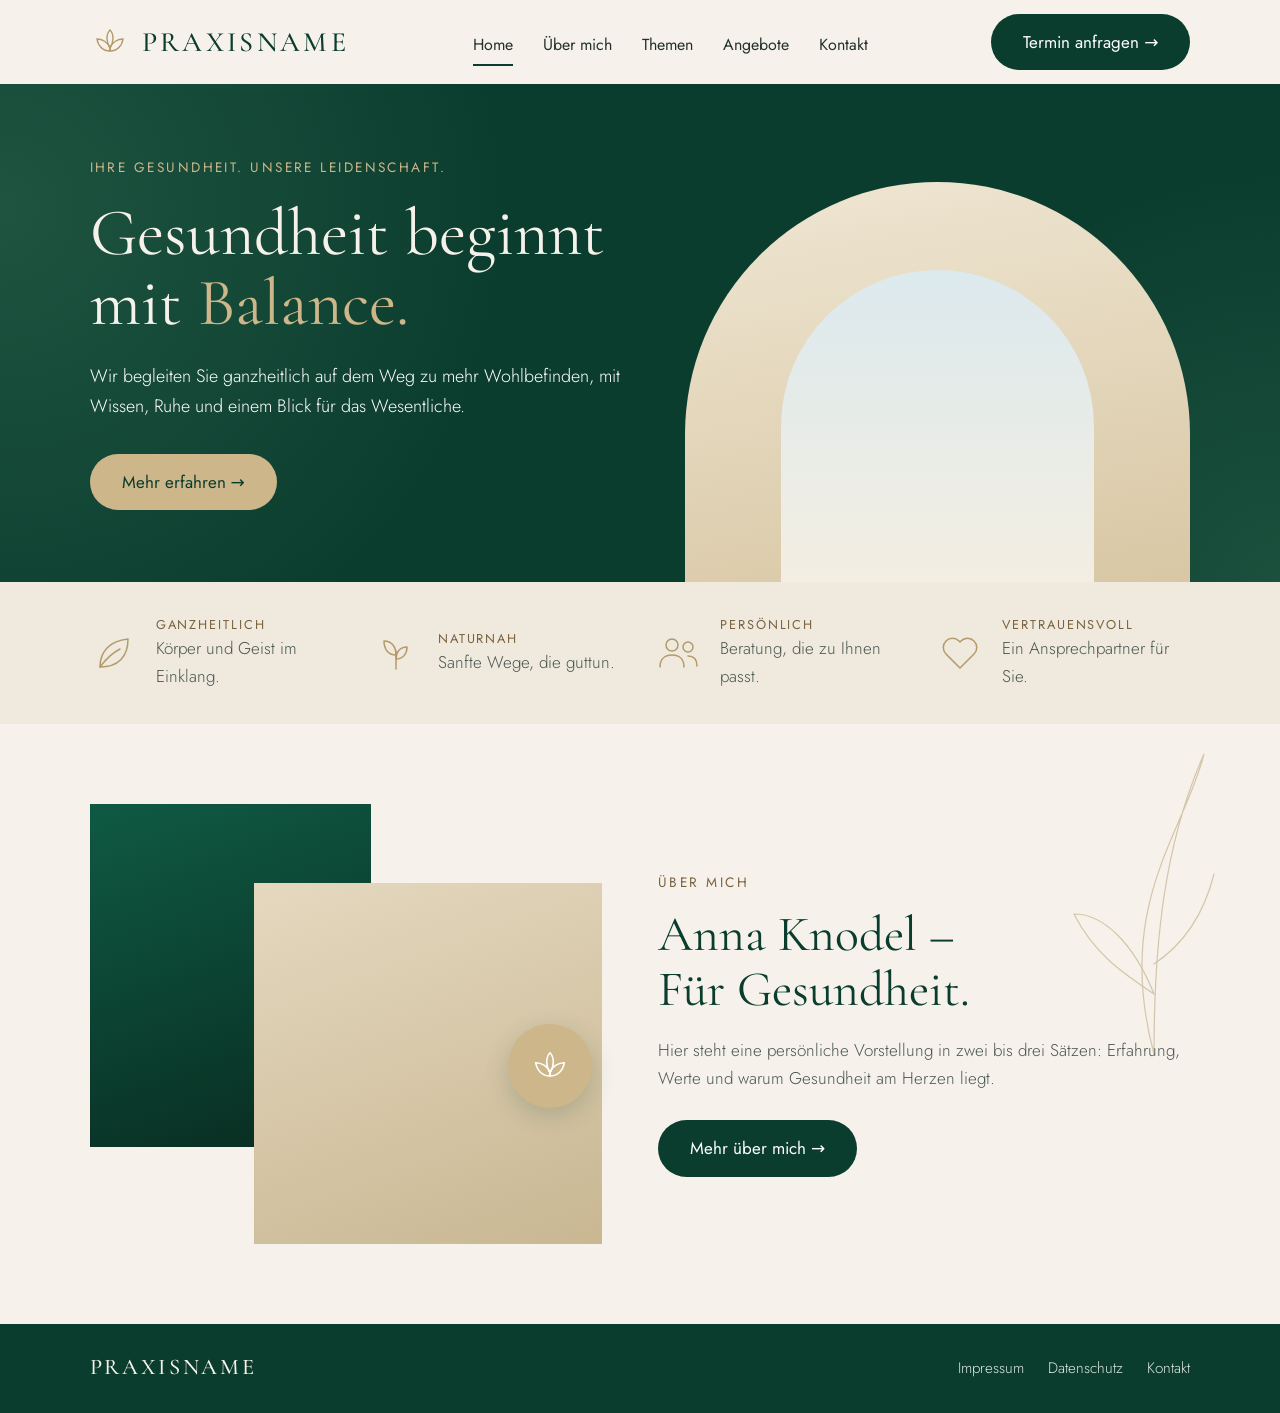
<file: index.html>
<!DOCTYPE html>
<html lang="de">
<head>
  <meta charset="utf-8">
  <meta name="viewport" content="width=device-width, initial-scale=1">
  <title>Praxisname | Gesundheit &amp; Wohlbefinden</title>
  <meta name="description" content="Ganzheitliche Gesundheitsberatung mit Ruhe, Wissen und persönlichem Blick.">
  <link rel="preconnect" href="https://fonts.googleapis.com">
  <link rel="preconnect" href="https://fonts.gstatic.com" crossorigin>
  <link href="https://fonts.googleapis.com/css2?family=Cormorant+Garamond:wght@400;500;600&family=Jost:wght@300;400;500&display=swap" rel="stylesheet">
  <link rel="stylesheet" href="style.css">
  <meta name="color-scheme" content="only light">
</head>
<body>

<header class="site-header">
  <a class="logo" href="#top" aria-label="Praxisname, zur Startseite">
    <svg viewBox="0 0 40 40" width="40" height="40" aria-hidden="true"><use href="#lotus"/></svg>
    <span>Praxisname</span>
  </a>
  <nav class="main-nav" aria-label="Hauptmenü">
    <a href="#top" aria-current="page">Home</a>
    <a href="about-me.html">Über mich</a>
    <a href="themen.html">Themen</a>
    <a href="#angebote">Angebote</a>
    <a href="#kontakt">Kontakt</a>
  </nav>
  <a class="btn btn-dark" href="#kontakt">Termin anfragen →</a>
</header>

<main id="top">

  <section class="hero">
    <div class="hero-text">
      <p class="eyebrow">Ihre Gesundheit. Unsere Leidenschaft.</p>
      <h1>Gesundheit beginnt<br>mit <span>Balance.</span></h1>
      <p class="lead">Wir begleiten Sie ganzheitlich auf dem Weg zu mehr Wohlbefinden, mit Wissen, Ruhe und einem Blick für das Wesentliche.</p>
      <a class="btn btn-gold" href="#ueber-mich">Mehr erfahren →</a>
    </div>
    <!-- Bild ersetzen: im CSS bei .arch-inner ein background-image eintragen -->
    <div class="arch" role="img" aria-label="Ruhiger Raum mit Blick in die Natur">
      <div class="arch-inner"></div>
    </div>
  </section>

  <section class="values" aria-label="Unsere Werte">
    <div class="value">
      <svg viewBox="0 0 48 48" aria-hidden="true"><path d="M10 38c0-16 10-26 28-28 0 18-10 28-28 28z"/><path d="M10 38c6-8 12-14 20-18"/></svg>
      <div><h2>Ganzheitlich</h2><p>Körper und Geist im Einklang.</p></div>
    </div>
    <div class="value">
      <svg viewBox="0 0 48 48" aria-hidden="true"><path d="M24 40V22"/><path d="M24 26c-8 0-12-6-12-14 8 0 12 6 12 14z"/><path d="M24 30c7 0 11-5 11-12-7 0-11 5-11 12z"/></svg>
      <div><h2>Naturnah</h2><p>Sanfte Wege, die guttun.</p></div>
    </div>
    <div class="value">
      <svg viewBox="0 0 48 48" aria-hidden="true"><circle cx="18" cy="16" r="6"/><path d="M6 38c0-8 5-12 12-12s12 4 12 12"/><circle cx="34" cy="18" r="5"/><path d="M34 27c6 0 9 4 9 10"/></svg>
      <div><h2>Persönlich</h2><p>Beratung, die zu Ihnen passt.</p></div>
    </div>
    <div class="value">
      <svg viewBox="0 0 48 48" aria-hidden="true"><path d="M38 12a9 9 0 0 0-13 0l-1 1-1-1a9 9 0 0 0-13 13l14 14 14-14a9 9 0 0 0 0-13z"/></svg>
      <div><h2>Vertrauensvoll</h2><p>Ein Ansprechpartner für Sie.</p></div>
    </div>
  </section>

  <section class="about" id="ueber-mich">
    <div class="collage">
      <!-- Bilder ersetzen: im CSS bei .collage-a und .collage-b ein background-image eintragen -->
      <div class="collage-a" role="img" aria-label="Grüne Blätter"></div>
      <div class="collage-b" role="img" aria-label="Steinschale mit Pflanze"></div>
      <div class="badge" aria-hidden="true">
        <svg viewBox="0 0 40 40" width="44" height="44"><use href="#lotus"/></svg>
      </div>
    </div>
    <div class="about-text">
      <p class="eyebrow dark">Über mich</p>
      <h2>Anna Knodel –<br>Für Gesundheit.</h2>
      <p>Hier steht eine persönliche Vorstellung in zwei bis drei Sätzen: Erfahrung, Werte und warum Gesundheit am Herzen liegt.</p>
      <a class="btn btn-dark" href="about-me.html">Mehr über mich →</a>
    </div>
    <svg class="leaf-art" viewBox="0 0 200 320" aria-hidden="true">
      <path d="M100 310C100 200 110 100 150 10 130 90 60 160 100 310z"/>
      <path d="M100 220c30-20 50-50 60-90"/>
      <path d="M100 250C70 230 40 210 20 170c30 0 60 30 80 80z"/>
    </svg>
  </section>

  <!-- Weitere Bereiche (Themen, Angebote, Kontakt) hier einfügen; Anker: #themen, #angebote, #kontakt -->
  <section class="placeholder" id="themen" hidden></section>

</main>

<footer class="site-footer" id="kontakt">
  <div class="footer-logo">Praxisname</div>
  <nav aria-label="Rechtliches">
    <a href="#">Impressum</a>
    <a href="#">Datenschutz</a>
    <a href="#kontakt">Kontakt</a>
  </nav>
</footer>

<!-- Lotus-Symbol, wiederverwendbar -->
<svg width="0" height="0" style="position:absolute" aria-hidden="true">
  <symbol id="lotus" viewBox="0 0 40 40" fill="none" stroke="currentColor" stroke-width="1.4" stroke-linecap="round">
    <path d="M20 8c-4 4-4 12 0 18 4-6 4-14 0-18z"/>
    <path d="M20 26c-2-6-8-9-13-9 1 7 6 12 13 12z"/>
    <path d="M20 26c2-6 8-9 13-9-1 7-6 12-13 12z"/>
  </symbol>
</svg>

</body>
</html>
</file>
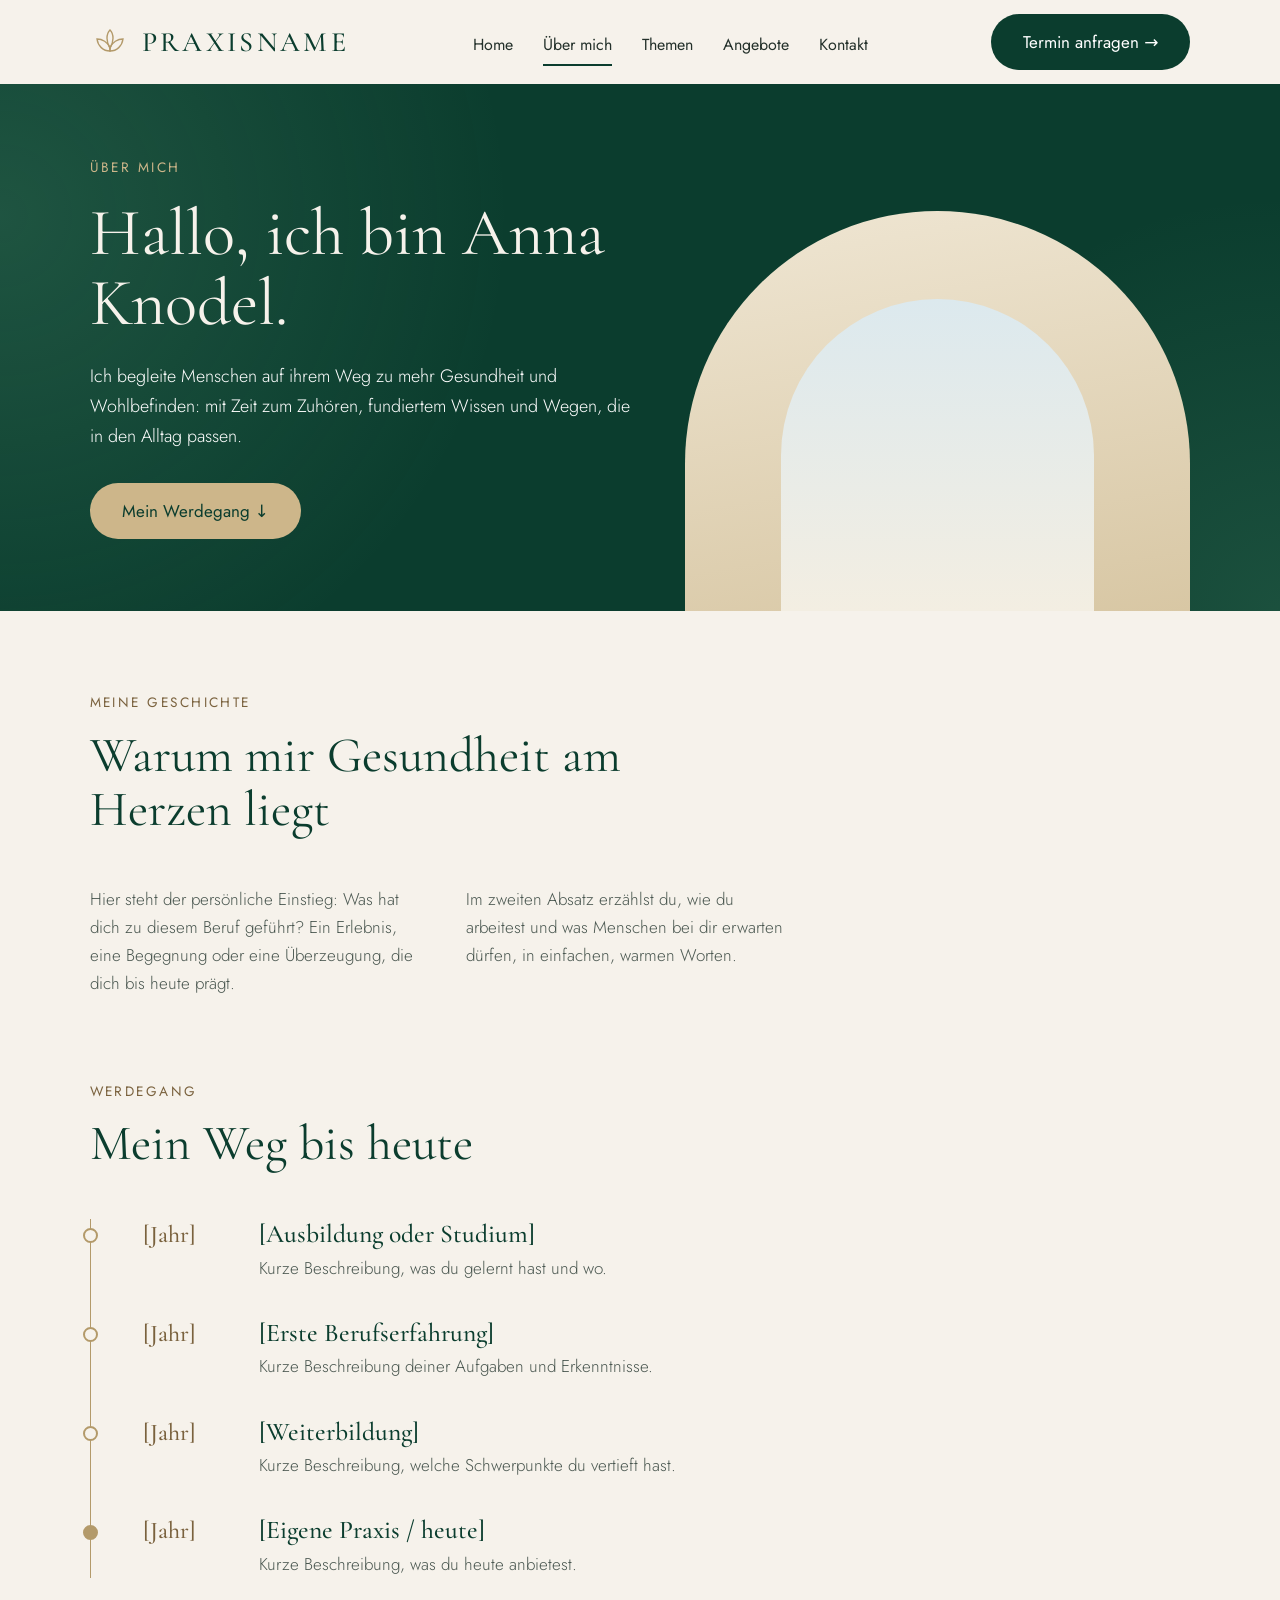
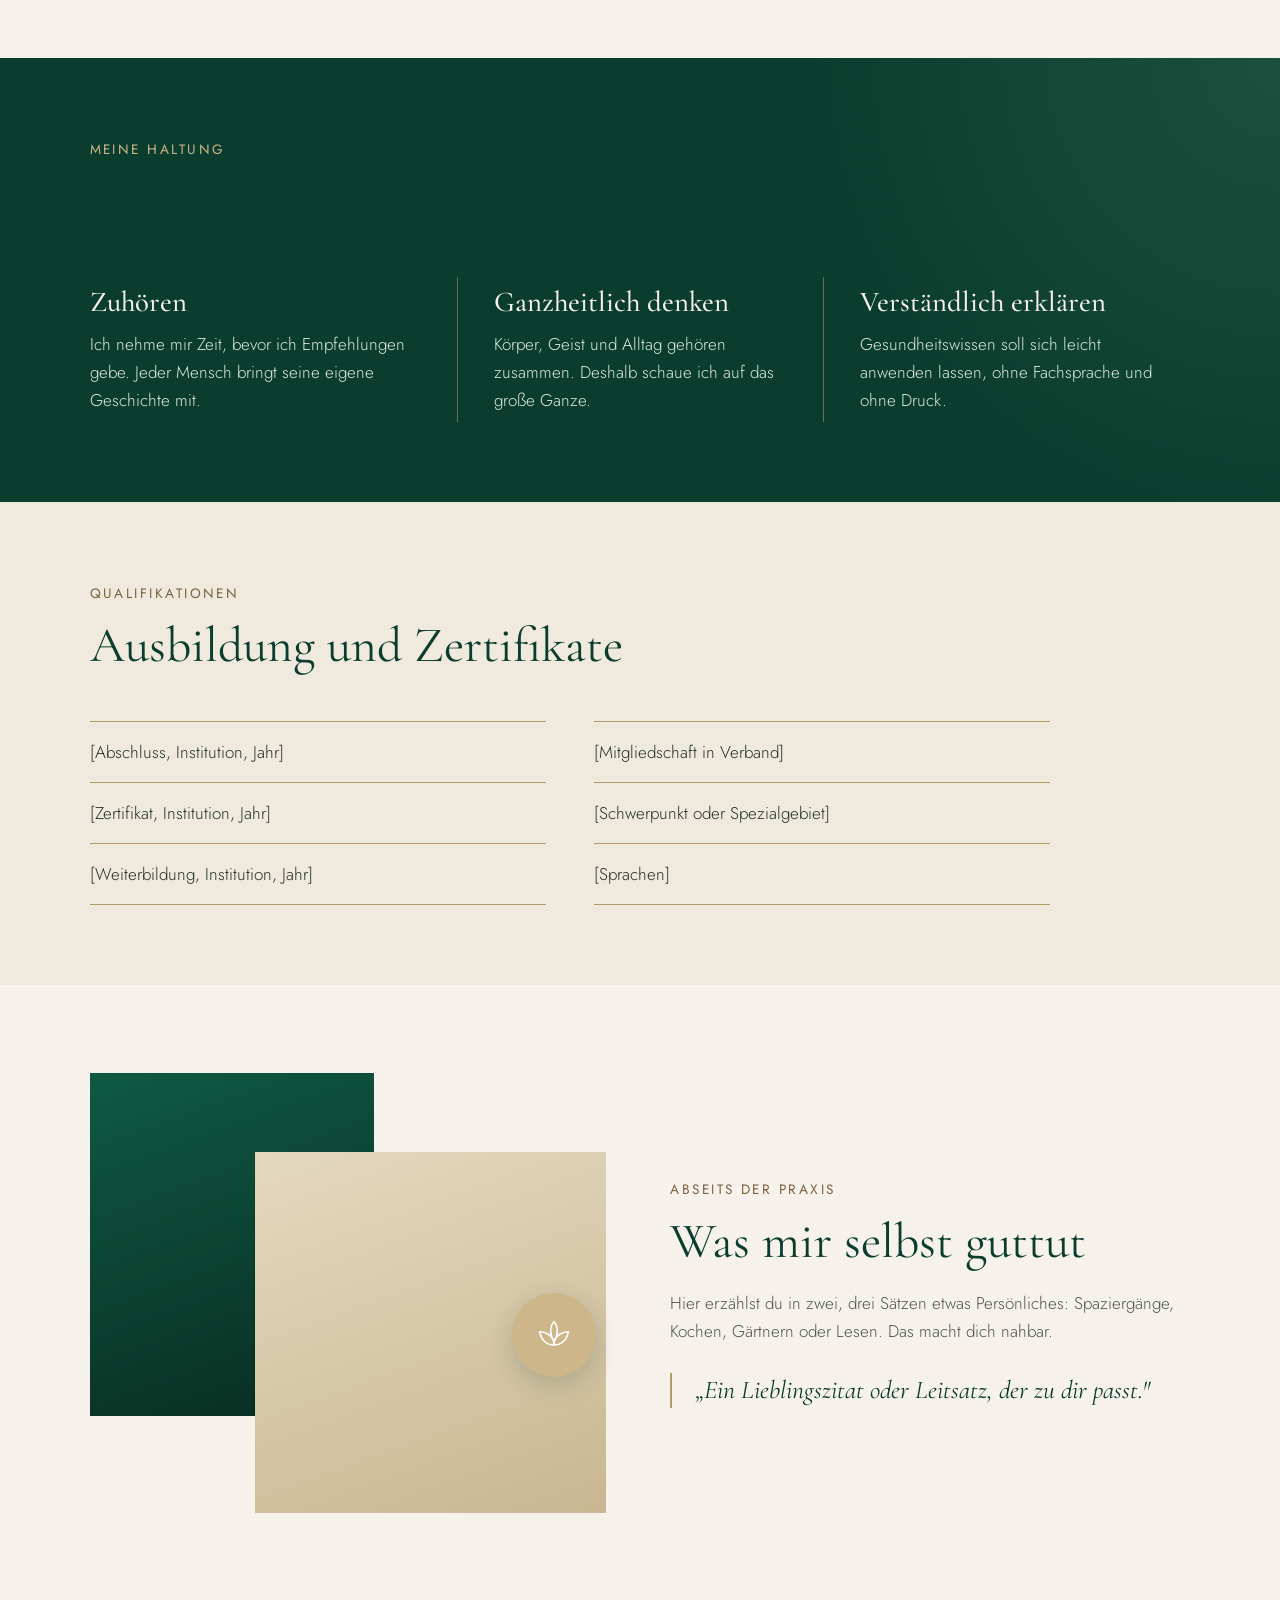
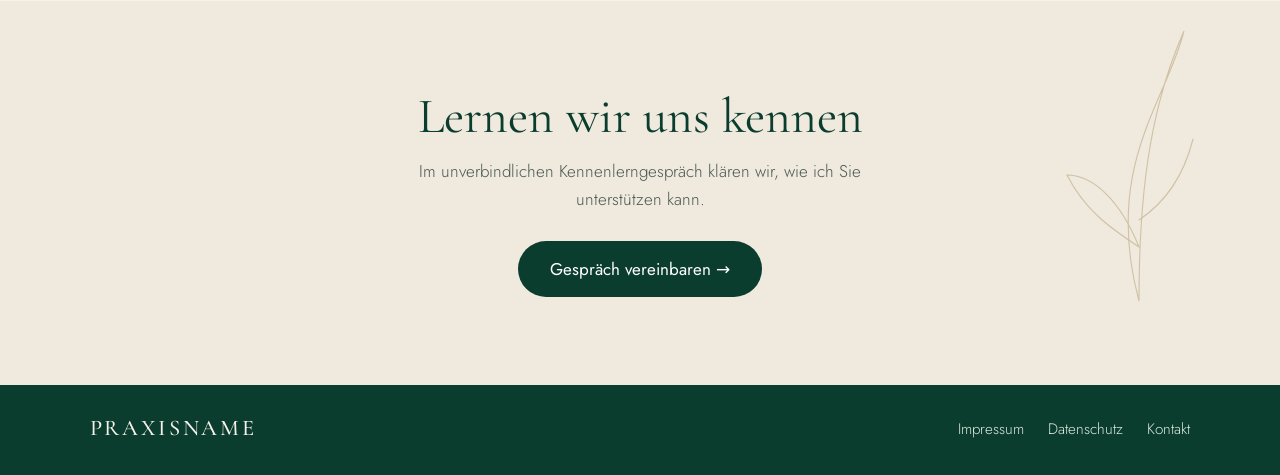
<file: about-me.html>
<!DOCTYPE html>
<html lang="de">
<head>
  <meta charset="utf-8">
  <meta name="viewport" content="width=device-width, initial-scale=1">
  <meta name="color-scheme" content="only light">
  <title>Über mich | Praxisname</title>
  <meta name="description" content="Wer ich bin, wie ich arbeite und wofür ich stehe.">
  <link rel="preconnect" href="https://fonts.googleapis.com">
  <link rel="preconnect" href="https://fonts.gstatic.com" crossorigin>
  <link href="https://fonts.googleapis.com/css2?family=Cormorant+Garamond:ital,wght@0,400;0,500;0,600;1,400&family=Jost:wght@300;400;500&display=swap" rel="stylesheet">
  <link rel="stylesheet" href="style.css">
</head>
<body>

<!-- Links zeigen auf die Hauptseite; bei Bedarf die Adresse anpassen -->
<header class="site-header">
  <a class="logo" href="https://levinxd-09.github.io/Website-von-Anna/" aria-label="Praxisname, zur Startseite">
    <svg viewBox="0 0 40 40" width="40" height="40" aria-hidden="true"><use href="#lotus"/></svg>
    <span>Praxisname</span>
  </a>
  <nav class="main-nav" aria-label="Hauptmenü">
    <a href="index.html">Home</a>
    <a href="#top" aria-current="page">Über mich</a>
    <a href="themen.html">Themen</a>
    <a href="angebote.html">Angebote</a>
    <a href="kontakt.html">Kontakt</a>
  </nav>
  <a class="btn btn-dark" href="https://levinxd-09.github.io/Website-von-Anna/#kontakt">Termin anfragen →</a>
</header>

<main id="top">

  <!-- Einstieg -->
  <section class="hero">
    <div class="hero-text">
      <p class="eyebrow">Über mich</p>
      <h1>Hallo, ich bin Anna Knodel.</h1>
      <p class="lead">Ich begleite Menschen auf ihrem Weg zu mehr Gesundheit und Wohlbefinden: mit Zeit zum Zuhören, fundiertem Wissen und Wegen, die in den Alltag passen.</p>
      <a class="btn btn-gold" href="#weg">Mein Werdegang ↓</a>
    </div>
    <!-- Porträt: im CSS bei .arch-inner ein background-image eintragen -->
    <div class="arch" role="img" aria-label="Porträt von [Vorname Nachname]">
      <div class="arch-inner"></div>
    </div>
  </section>

  <!-- Meine Geschichte -->
  <section class="story">
    <div class="section-head">
      <p class="eyebrow dark">Meine Geschichte</p>
      <h2>Warum mir Gesundheit am Herzen liegt</h2>
    </div>
    <div class="story-text">
      <p>Hier steht der persönliche Einstieg: Was hat dich zu diesem Beruf geführt? Ein Erlebnis, eine Begegnung oder eine Überzeugung, die dich bis heute prägt.</p>
      <p>Im zweiten Absatz erzählst du, wie du arbeitest und was Menschen bei dir erwarten dürfen, in einfachen, warmen Worten.</p>
    </div>
  </section>

  <!-- Werdegang -->
  <section class="path" id="weg">
    <div class="section-head">
      <p class="eyebrow dark">Werdegang</p>
      <h2>Mein Weg bis heute</h2>
    </div>
    <ol class="timeline">
      <li><span class="year">[Jahr]</span><div><h3>[Ausbildung oder Studium]</h3><p>Kurze Beschreibung, was du gelernt hast und wo.</p></div></li>
      <li><span class="year">[Jahr]</span><div><h3>[Erste Berufserfahrung]</h3><p>Kurze Beschreibung deiner Aufgaben und Erkenntnisse.</p></div></li>
      <li><span class="year">[Jahr]</span><div><h3>[Weiterbildung]</h3><p>Kurze Beschreibung, welche Schwerpunkte du vertieft hast.</p></div></li>
      <li><span class="year">[Jahr]</span><div><h3>[Eigene Praxis / heute]</h3><p>Kurze Beschreibung, was du heute anbietest.</p></div></li>
    </ol>
  </section>

  <!-- Haltung -->
  <section class="values-dark">
    <div class="section-head">
      <p class="eyebrow">Meine Haltung</p>
      <h2>Wofür ich stehe</h2>
    </div>
    <div class="value-cols">
      <div><h3>Zuhören</h3><p>Ich nehme mir Zeit, bevor ich Empfehlungen gebe. Jeder Mensch bringt seine eigene Geschichte mit.</p></div>
      <div><h3>Ganzheitlich denken</h3><p>Körper, Geist und Alltag gehören zusammen. Deshalb schaue ich auf das große Ganze.</p></div>
      <div><h3>Verständlich erklären</h3><p>Gesundheitswissen soll sich leicht anwenden lassen, ohne Fachsprache und ohne Druck.</p></div>
    </div>
  </section>

  <!-- Qualifikationen -->
  <section class="quals">
    <div class="section-head">
      <p class="eyebrow dark">Qualifikationen</p>
      <h2>Ausbildung und Zertifikate</h2>
    </div>
    <div class="qual-cols">
      <ul>
        <li>[Abschluss, Institution, Jahr]</li>
        <li>[Zertifikat, Institution, Jahr]</li>
        <li>[Weiterbildung, Institution, Jahr]</li>
      </ul>
      <ul>
        <li>[Mitgliedschaft in Verband]</li>
        <li>[Schwerpunkt oder Spezialgebiet]</li>
        <li>[Sprachen]</li>
      </ul>
    </div>
  </section>

  <!-- Persönliches -->
  <section class="personal">
    <div class="collage" aria-hidden="true">
      <!-- Bilder: im CSS bei .collage-a und .collage-b background-image eintragen -->
      <div class="collage-a"></div>
      <div class="collage-b"></div>
      <div class="badge"><svg viewBox="0 0 40 40" width="44" height="44"><use href="#lotus"/></svg></div>
    </div>
    <div class="personal-text">
      <p class="eyebrow dark">Abseits der Praxis</p>
      <h2>Was mir selbst guttut</h2>
      <p>Hier erzählst du in zwei, drei Sätzen etwas Persönliches: Spaziergänge, Kochen, Gärtnern oder Lesen. Das macht dich nahbar.</p>
      <blockquote>„Ein Lieblingszitat oder Leitsatz, der zu dir passt."</blockquote>
    </div>
  </section>

  <!-- Abschluss -->
  <section class="cta">
    <svg class="leaf-art" viewBox="0 0 200 320" aria-hidden="true">
      <path d="M100 310C100 200 110 100 150 10 130 90 60 160 100 310z"/>
      <path d="M100 220c30-20 50-50 60-90"/>
      <path d="M100 250C70 230 40 210 20 170c30 0 60 30 80 80z"/>
    </svg>
    <h2>Lernen wir uns kennen</h2>
    <p>Im unverbindlichen Kennenlerngespräch klären wir, wie ich Sie unterstützen kann.</p>
    <a class="btn btn-dark" href="https://levinxd-09.github.io/Website-von-Anna/#kontakt">Gespräch vereinbaren →</a>
  </section>

</main>

<footer class="site-footer">
  <div class="footer-logo">Praxisname</div>
  <nav aria-label="Rechtliches">
    <a href="#">Impressum</a>
    <a href="#">Datenschutz</a>
    <a href="kontakt.html">Kontakt</a>
  </nav>
</footer>

<svg width="0" height="0" style="position:absolute" aria-hidden="true">
  <symbol id="lotus" viewBox="0 0 40 40" fill="none" stroke="currentColor" stroke-width="1.4" stroke-linecap="round">
    <path d="M20 8c-4 4-4 12 0 18 4-6 4-14 0-18z"/>
    <path d="M20 26c-2-6-8-9-13-9 1 7 6 12 13 12z"/>
    <path d="M20 26c2-6 8-9 13-9-1 7-6 12-13 12z"/>
  </symbol>
</svg>

</body>
</html>
</file>
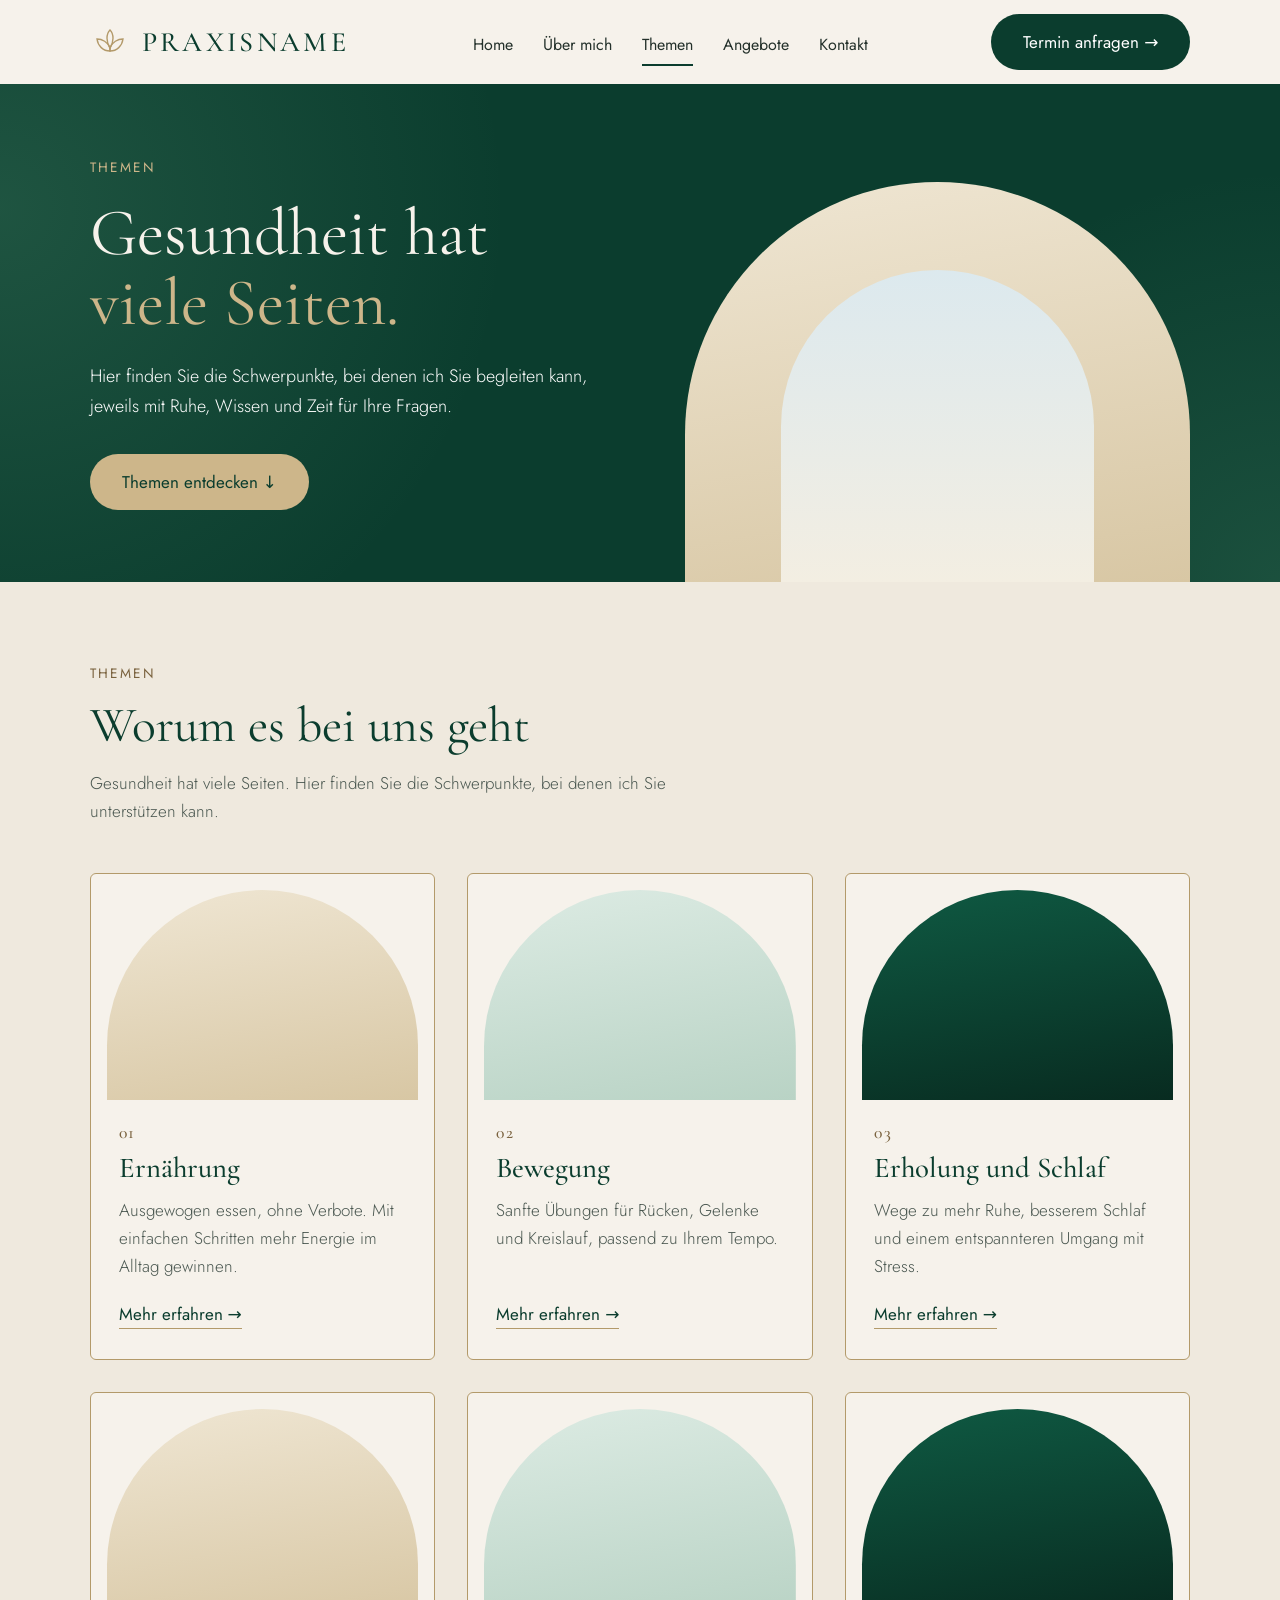
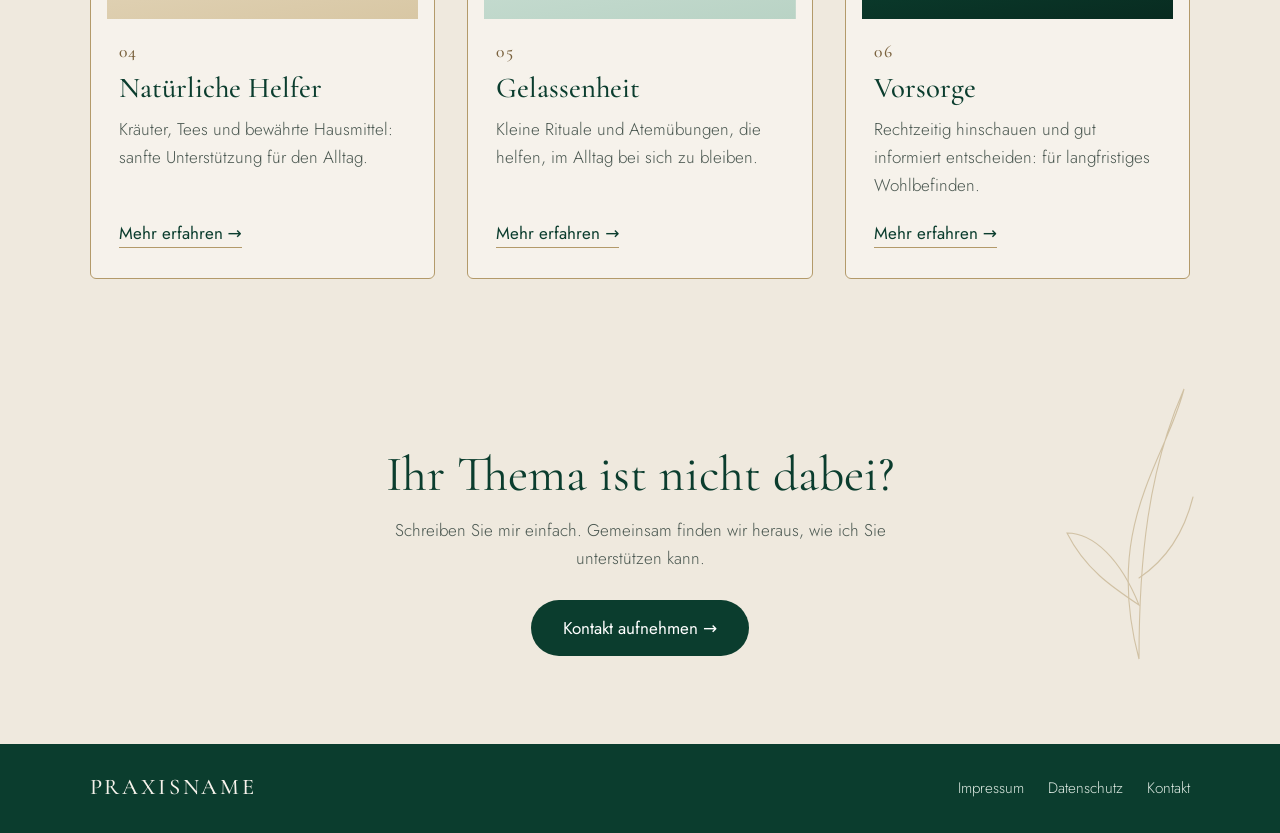
<file: themen.html>
<!DOCTYPE html>
<html lang="de">
<head>
  <meta charset="utf-8">
  <meta name="viewport" content="width=device-width, initial-scale=1">
  <meta name="color-scheme" content="only light">
  <title>Themen | Praxisname</title>
  <meta name="description" content="Die Schwerpunkte im Überblick: Ernährung, Bewegung, Erholung und mehr.">
  <link rel="preconnect" href="https://fonts.googleapis.com">
  <link rel="preconnect" href="https://fonts.gstatic.com" crossorigin>
  <link href="https://fonts.googleapis.com/css2?family=Cormorant+Garamond:wght@400;500;600&family=Jost:wght@300;400;500&display=swap" rel="stylesheet">
  <link rel="stylesheet" href="style.css">
</head>
<body>

<header class="site-header">
  <a class="logo" href="index.html" aria-label="Praxisname, zur Startseite">
    <svg viewBox="0 0 40 40" width="40" height="40" aria-hidden="true"><use href="#lotus"/></svg>
    <span>Praxisname</span>
  </a>
  <nav class="main-nav" aria-label="Hauptmenü">
    <a href="index.html">Home</a>
    <a href="about-me.html">Über mich</a>  <!-- Funktioniert noch nicht richtig mit der Connection -->
    <a href="themen.html" aria-current="page">Themen</a>
    <a href="index.html#angebote">Angebote</a>
    <a href="index.html#kontakt">Kontakt</a>
  </nav>
  <a class="btn btn-dark" href="index.html#kontakt">Termin anfragen →</a>
</header>

<main id="top">

  <!-- Einstieg (gleiches Layout wie Home und Über mich) -->
  <section class="hero">
    <div class="hero-text">
      <p class="eyebrow">Themen</p>
      <h1>Gesundheit hat<br><span>viele Seiten.</span></h1>
      <p class="lead">Hier finden Sie die Schwerpunkte, bei denen ich Sie begleiten kann, jeweils mit Ruhe, Wissen und Zeit für Ihre Fragen.</p>
      <a class="btn btn-gold" href="#themen">Themen entdecken ↓</a>
    </div>
    <!-- Bild: im CSS bei .arch-inner ein background-image eintragen -->
    <div class="arch" role="img" aria-label="Ruhiger Raum mit Blick in die Natur">
      <div class="arch-inner"></div>
    </div>
  </section>

  <!-- Themen-Bereich -->
  <section class="themen" id="themen">
  <div class="themen-head">
    <p class="eyebrow dark">Themen</p>
    <h2>Worum es bei uns geht</h2>
    <p>Gesundheit hat viele Seiten. Hier finden Sie die Schwerpunkte, bei denen ich Sie unterstützen kann.</p>
  </div>

  <div class="themen-grid">

    <!-- Eigenes Foto: style="background-image:url('bilder/ernaehrung.jpg')" im Div mit class="themen-bild" ergänzen -->
    <article class="themen-karte">
      <div class="themen-bild" role="img" aria-label="Frische Zutaten auf einem Holzbrett"></div>
      <div class="themen-inhalt">
        <span class="themen-nr">01</span>
        <h3>Ernährung</h3>
        <p>Ausgewogen essen, ohne Verbote. Mit einfachen Schritten mehr Energie im Alltag gewinnen.</p>
        <a href="#kontakt">Mehr erfahren →</a>
      </div>
    </article>

    <article class="themen-karte">
      <div class="themen-bild" role="img" aria-label="Spaziergang in der Natur"></div>
      <div class="themen-inhalt">
        <span class="themen-nr">02</span>
        <h3>Bewegung</h3>
        <p>Sanfte Übungen für Rücken, Gelenke und Kreislauf, passend zu Ihrem Tempo.</p>
        <a href="#kontakt">Mehr erfahren →</a>
      </div>
    </article>

    <article class="themen-karte">
      <div class="themen-bild" role="img" aria-label="Ruhiger Raum mit Kerze und Decke"></div>
      <div class="themen-inhalt">
        <span class="themen-nr">03</span>
        <h3>Erholung und Schlaf</h3>
        <p>Wege zu mehr Ruhe, besserem Schlaf und einem entspannteren Umgang mit Stress.</p>
        <a href="#kontakt">Mehr erfahren →</a>
      </div>
    </article>

    <article class="themen-karte">
      <div class="themen-bild" role="img" aria-label="Frische Kräuter"></div>
      <div class="themen-inhalt">
        <span class="themen-nr">04</span>
        <h3>Natürliche Helfer</h3>
        <p>Kräuter, Tees und bewährte Hausmittel: sanfte Unterstützung für den Alltag.</p>
        <a href="#kontakt">Mehr erfahren →</a>
      </div>
    </article>

    <article class="themen-karte">
      <div class="themen-bild" role="img" aria-label="Person beim Atmen am Fenster"></div>
      <div class="themen-inhalt">
        <span class="themen-nr">05</span>
        <h3>Gelassenheit</h3>
        <p>Kleine Rituale und Atemübungen, die helfen, im Alltag bei sich zu bleiben.</p>
        <a href="#kontakt">Mehr erfahren →</a>
      </div>
    </article>

    <article class="themen-karte">
      <div class="themen-bild" role="img" aria-label="Gespräch in der Praxis"></div>
      <div class="themen-inhalt">
        <span class="themen-nr">06</span>
        <h3>Vorsorge</h3>
        <p>Rechtzeitig hinschauen und gut informiert entscheiden: für langfristiges Wohlbefinden.</p>
        <a href="#kontakt">Mehr erfahren →</a>
      </div>
    </article>

  </div>
</section>

  <!-- Abschluss -->
  <section class="cta">
    <svg class="leaf-art" viewBox="0 0 200 320" aria-hidden="true">
      <path d="M100 310C100 200 110 100 150 10 130 90 60 160 100 310z"/>
      <path d="M100 220c30-20 50-50 60-90"/>
      <path d="M100 250C70 230 40 210 20 170c30 0 60 30 80 80z"/>
    </svg>
    <h2>Ihr Thema ist nicht dabei?</h2>
    <p>Schreiben Sie mir einfach. Gemeinsam finden wir heraus, wie ich Sie unterstützen kann.</p>
    <a class="btn btn-dark" href="index.html#kontakt">Kontakt aufnehmen →</a>
  </section>

</main>

<footer class="site-footer">
  <div class="footer-logo">Praxisname</div>
  <nav aria-label="Rechtliches">
    <a href="#">Impressum</a>
    <a href="#">Datenschutz</a>
    <a href="index.html#kontakt">Kontakt</a>
  </nav>
</footer>

<svg width="0" height="0" style="position:absolute" aria-hidden="true">
  <symbol id="lotus" viewBox="0 0 40 40" fill="none" stroke="currentColor" stroke-width="1.4" stroke-linecap="round">
    <path d="M20 8c-4 4-4 12 0 18 4-6 4-14 0-18z"/>
    <path d="M20 26c-2-6-8-9-13-9 1 7 6 12 13 12z"/>
    <path d="M20 26c2-6 8-9 13-9-1 7-6 12-13 12z"/>
  </symbol>
</svg>

</body>
</html>
</file>
<file: style.css>
/* ==========================================================
   TEIL 1: Hauptseite (Grundwerte, Kopfzeile, Hero, Werte,
           Über uns, Footer, Mobil)
   ========================================================== */

/* ---------- Grundwerte ---------- */
:root {
  color-scheme: only light;
  --green-deep: #0B3D2E;
  --green-mid:  #0F5A43;
  --gold:       #CDB68A;
  --gold-line:  #B39A6A;
  --gold-text:  #7A623E;
  --beige:      #F6F2EB;
  --beige-dark: #EFE9DE;
  --ink:        #24312B;
  --ink-soft:   #4A5750;
  --serif: "Cormorant Garamond", Georgia, serif;
  --sans:  "Jost", system-ui, sans-serif;
  --pad:   clamp(20px, 7vw, 100px);
}

*, *::before, *::after { box-sizing: border-box; }
html { scroll-behavior: smooth; }
body {
  margin: 0;
  background: var(--beige);
  color: var(--ink);
  font: 300 1.0625rem/1.65 var(--sans);
}
a { color: inherit; text-decoration: none; }
h1, h2, p { margin: 0; }
:focus-visible { outline: 3px solid var(--gold-line); outline-offset: 3px; }

/* ---------- Buttons ---------- */
.btn {
  display: inline-block;
  padding: 14px 32px;
  border-radius: 999px;
  font-weight: 400;
  transition: background-color .2s, color .2s;
}
.btn-dark { background: var(--green-deep); color: #fff; }
.btn-dark:hover { background: var(--green-mid); }
.btn-gold { background: var(--gold); color: var(--green-deep); }
.btn-gold:hover { background: #E0CDA6; }

/* ---------- Kopfzeile ---------- */
.site-header {
  display: flex; flex-wrap: wrap; align-items: center;
  justify-content: space-between; gap: 12px 32px;
  padding: 14px var(--pad);
  background: var(--beige);
}
.logo {
  display: flex; align-items: center; gap: 12px;
  font: 500 1.75rem/1 var(--serif);
  letter-spacing: .12em; text-transform: uppercase;
  color: var(--green-deep);
}
.logo svg { color: var(--gold-line); }
.main-nav { display: flex; flex-wrap: wrap; gap: 8px 30px; font-weight: 400; font-size: 1rem; }
.main-nav a { padding: 14px 0 6px; border-bottom: 2px solid transparent; }
.main-nav a:hover { border-color: var(--gold-line); }
.main-nav a[aria-current="page"] { border-color: var(--green-deep); }

/* ---------- Hero ---------- */
.hero {
  display: grid; grid-template-columns: 1.1fr 1fr; align-items: end; gap: 40px;
  padding: 72px var(--pad) 0;
  min-height: 460px;
  background-color: var(--green-deep);
  background-image:
    radial-gradient(circle at 0% 25%, rgba(120,190,150,.18), transparent 38%),
    radial-gradient(circle at 100% 100%, rgba(120,190,150,.15), transparent 30%);
  color: #fff;
}
.hero-text { align-self: center; padding-bottom: 72px; }
.eyebrow {
  color: var(--gold); font-weight: 400; font-size: .85rem;
  letter-spacing: .18em; text-transform: uppercase;
}
.eyebrow.dark { color: var(--gold-text); }
.hero h1 {
  margin: 20px 0 24px;
  font: 400 clamp(2.6rem, 5.2vw, 4.25rem)/1.05 var(--serif);
  color: var(--beige);
}
.hero h1 span { color: var(--gold); }
.lead { max-width: 30em; margin-bottom: 32px; font-size: 1.125rem; }

.arch {
  width: 100%; max-width: 520px; height: 400px; justify-self: center;
  display: flex; align-items: flex-end; justify-content: center; overflow: hidden;
  border-radius: 260px 260px 0 0;
  background: linear-gradient(170deg, #EFE6D3, #D8C7A4);
}
.arch-inner {
  width: 62%; height: 78%;
  border-radius: 200px 200px 0 0;
  background: linear-gradient(180deg, #DCE9EE, #F3EEE2) center / cover no-repeat;
  /* Eigenes Bild: background-image: url("bild-hero.jpg"); */
}

/* ---------- Werte-Leiste ---------- */
.values {
  display: grid; grid-template-columns: repeat(auto-fit, minmax(230px, 1fr)); gap: 28px;
  padding: 34px var(--pad);
  background: var(--beige-dark);
}
.value { display: flex; align-items: center; gap: 18px; }
.value svg {
  flex: none; width: 48px; height: 48px;
  fill: none; stroke: var(--gold-line); stroke-width: 1.5;
  stroke-linecap: round; stroke-linejoin: round;
}
.value h2 {
  font: 400 .8rem/1.4 var(--sans);
  letter-spacing: .15em; text-transform: uppercase; color: var(--gold-text);
}
.value p { color: var(--ink-soft); }

/* ---------- Über mich ---------- */
.about {
  position: relative; overflow: hidden;
  display: grid; grid-template-columns: minmax(300px, 560px) minmax(320px, 560px);
  gap: 56px; align-items: center; justify-content: center;
  padding: 80px var(--pad);
}
.collage { position: relative; height: 440px; }
.collage-a, .collage-b { position: absolute; background-size: cover; background-position: center; }
.collage-a {
  inset: 0 auto auto 0; width: 55%; height: 78%;
  background-image: linear-gradient(160deg, var(--green-mid), #082B20);
  /* background-image: url("bild-blaetter.jpg"); */
}
.collage-b {
  inset: 18% 0 0 32%;
  background-image: linear-gradient(160deg, #E4D8BF, #C9B792);
  /* background-image: url("bild-stein.jpg"); */
}
.badge {
  position: absolute; right: 2%; top: 50%;
  width: 84px; height: 84px; border-radius: 50%;
  display: grid; place-items: center;
  background: var(--gold); color: #fff;
  box-shadow: 0 8px 24px rgba(11, 61, 46, .18);
}
.about-text { position: relative; z-index: 1; }
.about-text h2 {
  margin: 14px 0 20px;
  font: 400 clamp(2.2rem, 4vw, 3.1rem)/1.1 var(--serif);
  color: var(--green-deep);
}
.about-text p:not(.eyebrow) { margin-bottom: 28px; color: var(--ink-soft); }
.leaf-art {
  position: absolute; right: 2%; top: 20px; width: 200px; height: 320px;
  fill: none; stroke: var(--gold-line); stroke-width: 1.2; stroke-linecap: round; opacity: .5;
  pointer-events: none;
}

/* ---------- Footer ---------- */
.site-footer {
  display: flex; flex-wrap: wrap; justify-content: space-between; gap: 20px;
  padding: 32px var(--pad);
  background: var(--green-deep); color: #DCE9E1; font-size: .95rem;
}
.footer-logo { font: 500 1.4rem/1 var(--serif); letter-spacing: .12em; text-transform: uppercase; color: var(--beige); }
.site-footer nav { display: flex; flex-wrap: wrap; gap: 24px; }
.site-footer a:hover { color: #fff; }

/* ---------- Mobil ---------- */
@media (max-width: 900px) {
  .hero { grid-template-columns: 1fr; padding-top: 56px; }
  .hero-text { padding-bottom: 8px; }
  .arch { height: 320px; }
  .about { grid-template-columns: 1fr; gap: 40px; }
  .collage { max-width: 520px; width: 100%; margin-inline: auto; }
  .leaf-art { display: none; }
}
@media (prefers-reduced-motion: reduce) {
  html { scroll-behavior: auto; }
  .btn { transition: none; }
}


/* ==========================================================
   TEIL 2: Erweiterung der Hauptseite (Themen, Angebote, Kontakt)
   ========================================================== */
h3, blockquote { margin: 0; }


.section-head { max-width: 40rem; margin-bottom: 48px; }
.section-head h2 {
  margin: 14px 0 16px;
  font: 400 clamp(2.2rem, 4vw, 3.1rem)/1.1 var(--serif);
  color: var(--green-deep);
}
.section-head p:not(.eyebrow) { color: var(--ink-soft); }

/* ---------- Themen ---------- */
.topics { padding: 80px var(--pad); background: var(--beige-dark); }
.topic-grid {
  display: grid; gap: 28px;
  grid-template-columns: repeat(auto-fit, minmax(260px, 1fr));
}
.topic {
  padding: 36px 32px;
  background: var(--beige);
  border: 1px solid var(--gold-line);
  border-radius: 6px;
}
.topic svg {
  width: 48px; height: 48px; margin-bottom: 20px;
  fill: none; stroke: var(--gold-line); stroke-width: 1.5;
  stroke-linecap: round; stroke-linejoin: round;
}
.topic h3 { margin: 0 0 10px; font: 500 1.7rem/1.2 var(--serif); color: var(--green-deep); }
.topic p { margin: 0 0 20px; color: var(--ink-soft); }
.topic a { font-weight: 400; color: var(--green-deep); border-bottom: 1px solid var(--gold-line); }
.topic a:hover { color: var(--green-mid); }

/* ---------- Angebote ---------- */
.offers {
  padding: 80px var(--pad);
  background-color: var(--green-deep);
  background-image: radial-gradient(circle at 100% 0%, rgba(120,190,150,.15), transparent 35%);
  color: #fff;
}
.offers .section-head h2 { color: var(--beige); }
.offer-list { list-style: none; margin: 0 0 44px; padding: 0; max-width: 62rem; }
.offer-list li {
  display: flex; flex-wrap: wrap; align-items: baseline; justify-content: space-between; gap: 8px 32px;
  padding: 28px 0;
  border-top: 1px solid rgba(205, 182, 138, .45);
}
.offer-list li:last-child { border-bottom: 1px solid rgba(205, 182, 138, .45); }
.offer-list h3 { margin: 0 0 6px; font: 500 1.75rem/1.2 var(--serif); color: var(--beige); }
.offer-list p { margin: 0; max-width: 34rem; color: #DCE9E1; }
.offer-meta { color: var(--gold); font-weight: 400; white-space: nowrap; }

/* ---------- Kontakt ---------- */
.contact {
  display: grid; grid-template-columns: 1fr 1.1fr; gap: 64px; align-items: start;
  padding: 80px var(--pad);
  background: var(--beige);
}
.contact-info h2 {
  margin: 14px 0 16px;
  font: 400 clamp(2.2rem, 4vw, 3.1rem)/1.1 var(--serif);
  color: var(--green-deep);
}
.contact-info > p:not(.eyebrow) { margin-bottom: 32px; color: var(--ink-soft); }
.contact-info dl { display: grid; grid-template-columns: 6rem 1fr; gap: 14px 16px; margin: 0; }
.contact-info dt { font-size: .8rem; letter-spacing: .15em; text-transform: uppercase; color: var(--gold-text); padding-top: .3em; }
.contact-info dd { margin: 0; color: var(--ink); }
.contact-info a:hover { color: var(--green-mid); }

.contact-form {
  display: grid; gap: 8px;
  padding: 40px;
  background: #fff;
  border: 1px solid var(--gold-line);
  border-radius: 6px;
}
.contact-form label:not(.check) { margin-top: 10px; font-weight: 400; color: var(--green-deep); }
.contact-form input:not([type="checkbox"]),
.contact-form select,
.contact-form textarea {
  width: 100%; padding: 13px 16px;
  font: inherit; color: var(--ink);
  background: var(--beige);
  border: 1px solid var(--gold-line);
  border-radius: 10px;
}
.contact-form textarea { resize: vertical; min-height: 130px; }
.contact-form .check { display: flex; gap: 12px; align-items: flex-start; margin: 18px 0 8px; font-size: .95rem; color: var(--ink-soft); }
.contact-form .check input { flex: none; width: 20px; height: 20px; margin-top: 3px; accent-color: var(--green-deep); }
.contact-form .check a { text-decoration: underline; }
.contact-form .btn { justify-self: start; border: 0; cursor: pointer; font-family: inherit; font-size: 1rem; }

@media (max-width: 900px) {
  .contact { grid-template-columns: 1fr; gap: 40px; }
  .contact-form { padding: 28px 22px; }
}


/* ==========================================================
   TEIL 3: Seite "Über mich" (ueber-mich.html)
   Nur aktiv mit <body class="page-about">, damit nichts
   von der Hauptseite überschrieben wird.
   ========================================================== */
.page-about .section-head { max-width: 40rem; margin-bottom: 44px; }
.page-about .section-head h2 { margin: 14px 0 0; font: 400 clamp(2.2rem, 4vw, 3.1rem)/1.1 var(--serif); color: var(--green-deep); }

/* Einstieg: etwas kleinere Überschrift, größerer Bogen */
.page-about .hero h1 { font-size: clamp(2.4rem, 4.6vw, 3.75rem); line-height: 1.08; }
.page-about .arch { max-width: 480px; height: 420px; border-radius: 240px 240px 0 0; }
.page-about .arch-inner { width: 78%; height: 86%; border-radius: 190px 190px 0 0; }

/* Geschichte */
.story { padding: 80px var(--pad) 40px; }
.story-text { max-width: 44rem; columns: 2; column-gap: 48px; color: var(--ink-soft); }
.story-text p { margin: 0 0 1em; break-inside: avoid; }

/* Werdegang */
.path { padding: 40px var(--pad) 80px; }
.timeline { list-style: none; margin: 0; padding: 0 0 0 24px; max-width: 46rem; border-left: 1px solid var(--gold-line); }
.timeline li { position: relative; display: grid; grid-template-columns: 6rem 1fr; gap: 20px; padding: 0 0 36px 28px; }
.timeline li::before { content: ""; position: absolute; left: -32px; top: .55em; width: 15px; height: 15px; border-radius: 50%; background: var(--beige); border: 2px solid var(--gold-line); }
.timeline li:last-child { padding-bottom: 0; }
.timeline li:last-child::before { background: var(--gold-line); }
.year { font: 500 1.5rem/1.3 var(--serif); color: var(--gold-text); }
.timeline h3 { margin: 0 0 4px; font: 500 1.6rem/1.2 var(--serif); color: var(--green-deep); }
.timeline p { margin: 0; color: var(--ink-soft); }

/* Haltung */
.values-dark { padding: 80px var(--pad); background-color: var(--green-deep); background-image: radial-gradient(circle at 100% 0%, rgba(120,190,150,.15), transparent 35%); color: #fff; }
.page-about .values-dark .section-head h2 { color: var(--beige); }
.value-cols { display: grid; grid-template-columns: repeat(auto-fit, minmax(240px, 1fr)); }
.value-cols > div { padding: 8px 36px; border-left: 1px solid rgba(205,182,138,.45); }
.value-cols > div:first-child { padding-left: 0; border-left: 0; }
.value-cols h3 { margin: 0 0 10px; font: 500 1.8rem/1.2 var(--serif); color: var(--beige); }
.value-cols p { margin: 0; color: #DCE9E1; }

/* Qualifikationen */
.quals { padding: 80px var(--pad); background: var(--beige-dark); }
.qual-cols { display: grid; grid-template-columns: repeat(auto-fit, minmax(260px, 1fr)); gap: 0 48px; max-width: 60rem; }
.qual-cols ul { list-style: none; margin: 0; padding: 0; }
.qual-cols li { padding: 16px 0; border-bottom: 1px solid var(--gold-line); color: var(--ink); }
.qual-cols li:first-child { border-top: 1px solid var(--gold-line); }

/* Persönliches */
.personal { display: grid; grid-template-columns: minmax(300px, 520px) minmax(320px, 520px); gap: 64px; align-items: center; justify-content: center; padding: 88px var(--pad); }
.page-about .collage { height: 420px; }
.personal-text h2 { margin: 14px 0 20px; font: 400 clamp(2.2rem, 4vw, 3.1rem)/1.1 var(--serif); color: var(--green-deep); }
.personal-text p:not(.eyebrow) { margin: 0 0 28px; color: var(--ink-soft); }
blockquote { padding-left: 24px; border-left: 2px solid var(--gold-line); font: italic 400 1.6rem/1.35 var(--serif); color: var(--green-deep); }

/* Abschluss */
.cta { position: relative; overflow: hidden; text-align: center; padding: 88px var(--pad); background: var(--beige-dark); }
.cta h2 { margin: 0 0 14px; font: 400 clamp(2.2rem, 4vw, 3.1rem)/1.1 var(--serif); color: var(--green-deep); }
.cta p { max-width: 32rem; margin: 0 auto 28px; color: var(--ink-soft); }
.cta > :not(.leaf-art) { position: relative; z-index: 1; }
.cta .leaf-art { right: 4%; top: 20px; width: 180px; height: 290px; }

@media (max-width: 900px) {
  .page-about .arch { height: 340px; }
  .story-text { columns: 1; }
  .timeline li { grid-template-columns: 1fr; gap: 2px; }
  .value-cols > div { padding: 20px 0; border-left: 0; border-top: 1px solid rgba(205,182,138,.45); }
  .value-cols > div:first-child { border-top: 0; padding-top: 0; }
  .personal { grid-template-columns: 1fr; gap: 40px; }
}

/* ==========================================================
   TEIL 4: Themen-Seite (themen.html)
   Der Einstieg nutzt das normale .hero aus Teil 1.
   ========================================================== */
/* Themen-Bereich */
.themen { padding: 80px var(--pad); background: var(--beige-dark); }

.themen-head { max-width: 40rem; margin-bottom: 48px; }
.themen-head h2 {
  margin: 14px 0 16px;
  font: 400 clamp(2.2rem, 4vw, 3.1rem)/1.1 var(--serif);
  color: var(--green-deep);
}
.themen-head p:not(.eyebrow) { color: var(--ink-soft); }

.themen-grid {
  display: grid; gap: 32px;
  grid-template-columns: repeat(auto-fit, minmax(290px, 1fr));
}

.themen-karte {
  display: flex; flex-direction: column;
  background: var(--beige);
  border: 1px solid var(--gold-line);
  border-radius: 6px 6px 6px 6px;
  overflow: hidden;
  transition: transform .25s, box-shadow .25s;
}
.themen-karte:hover { transform: translateY(-4px); box-shadow: 0 14px 30px rgba(11, 61, 46, .12); }

/* Bildfläche mit Bogen oben, passend zum Hero */
.themen-bild {
  height: 210px;
  margin: 16px 16px 0;
  border-radius: 170px 170px 0 0;
  background: linear-gradient(170deg, #EFE6D3, #D8C7A4) center / cover no-repeat;
}
.themen-karte:nth-child(3n+2) .themen-bild { background-image: linear-gradient(170deg, #DCEBE3, #B9D3C5); }
.themen-karte:nth-child(3n+3) .themen-bild { background-image: linear-gradient(170deg, var(--green-mid), #082B20); }

.themen-inhalt { display: flex; flex-direction: column; flex: 1; padding: 24px 28px 30px; }
.themen-nr { font: 500 1.1rem/1 var(--serif); letter-spacing: .1em; color: var(--gold-text); }
.themen-inhalt h3 { margin: 10px 0 10px; font: 500 1.8rem/1.2 var(--serif); color: var(--green-deep); }
.themen-inhalt p { margin: 0 0 20px; color: var(--ink-soft); }
.themen-inhalt a {
  margin-top: auto; align-self: flex-start;
  font-weight: 400; color: var(--green-deep);
  border-bottom: 1px solid var(--gold-line);
}
.themen-inhalt a:hover { color: var(--green-mid); }

@media (prefers-reduced-motion: reduce) {
  .themen-karte { transition: none; }
  .themen-karte:hover { transform: none; }
}
</file>
